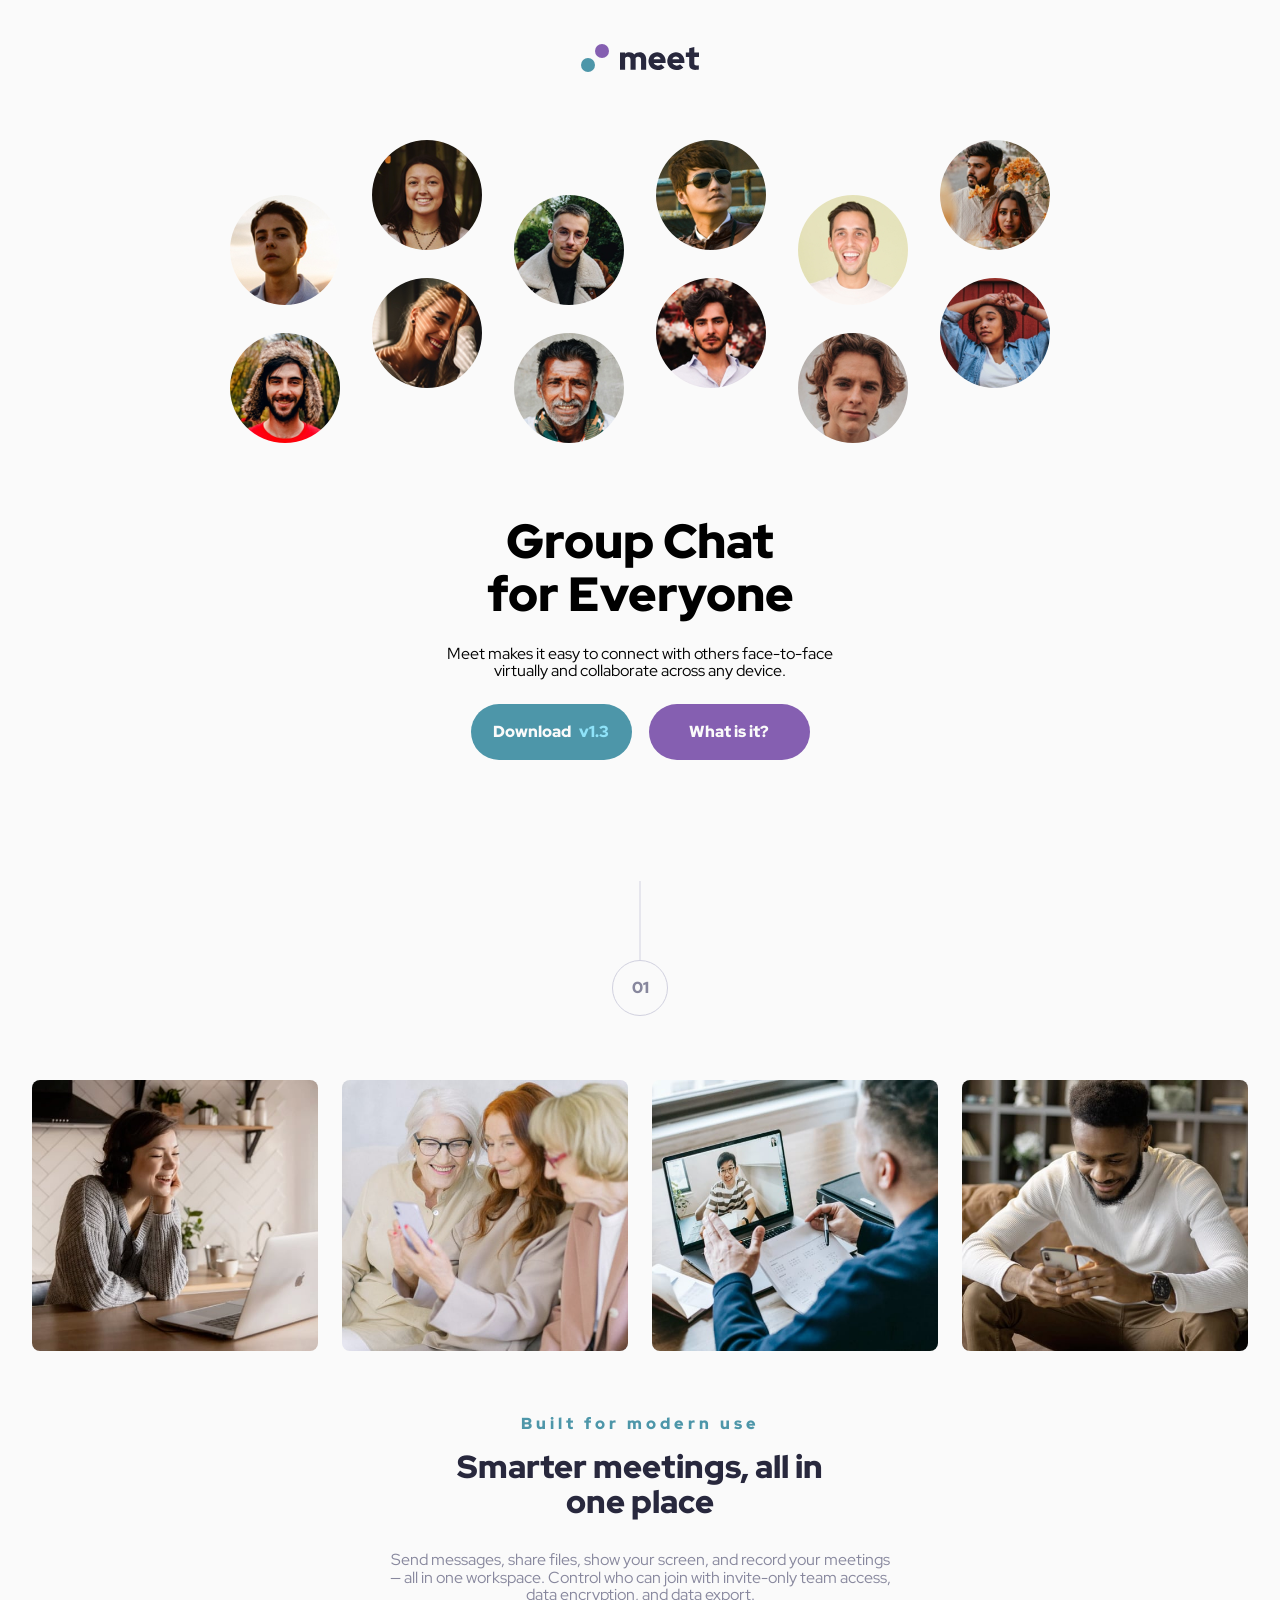
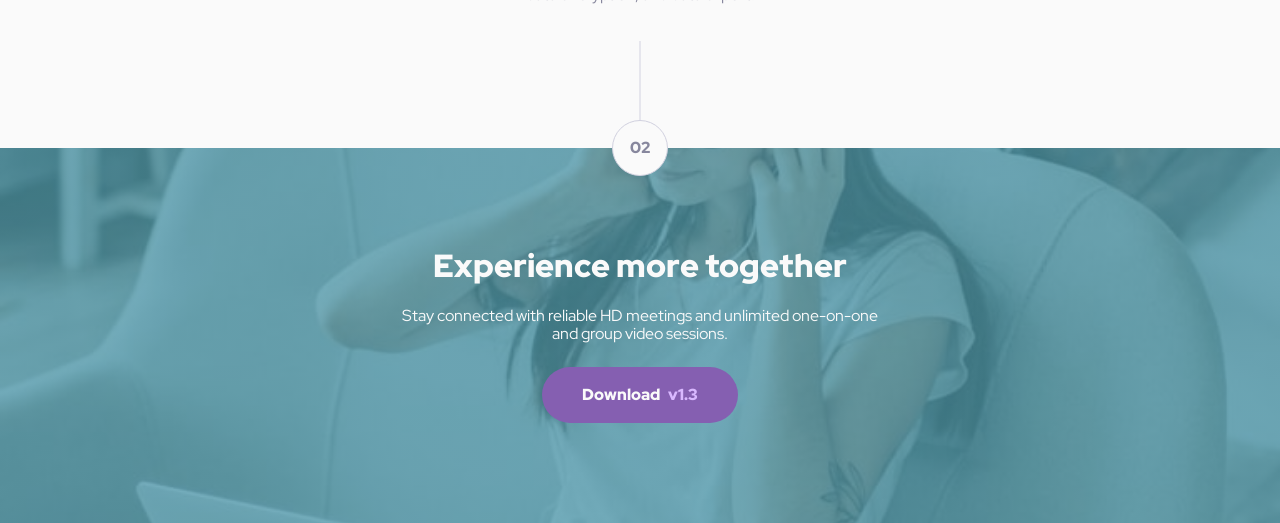
<file: index.html>
<!DOCTYPE html>
<html lang="en">
<head>
  <meta charset="UTF-8">
  <meta name="viewport" content="width=device-width, initial-scale=1.0">

  <link rel="icon" type="image/png" sizes="32x32" href="./starter-code/assets/favicon-32x32.png">
  <link rel="stylesheet" href="./style.css">

  <!-- Red Hat Display Font -->
  <link rel="preconnect" href="https://fonts.googleapis.com">
  <link rel="preconnect" href="https://fonts.gstatic.com" crossorigin>
  <link href="https://fonts.googleapis.com/css2?family=Red+Hat+Display:ital,wght@0,300..900;1,300..900&display=swap" rel="stylesheet">


  <title>Frontend Mentor | Meet landing page</title>
</head>
<body>

  <header class="site-header">
    <a href="https://www.zoom.com/" class="site-header__logo">
      <img src="./starter-code/assets/logo.svg" alt="Meet">
    </a>
  </header>
    
  <main>
     
    <section class="hero" aria-labelledby="hero-title"> 
      <img src="./starter-code/assets/desktop/image-hero-left.png" alt="" class="hero__image--left"> 
      <img src="./starter-code/assets/tablet/image-hero.png" alt="" class="hero__image--combined">
      <div class="hero__content">
        <h1 id="hero-title">
          <span>Group Chat</span>
          <span>for Everyone</span>
        </h1>
        <p class="description hero__description">
          Meet makes it easy to connect with others face-to-face virtually and collaborate across any device.
        </p>
        <div class="hero__actions">
          <a href="https://zoom.us/download?os=win" class="button button--primary ">
            Download <span>v1.3</span>
          </a>
          <a href="https://www.zoom.com/en/about/" class="button button--secondary">
            What is it?
          </a>
        </div>
      </div>
      <img src="./starter-code/assets/desktop/image-hero-right.png" alt="" class="hero__image--right">  
    </section>    
    
    <section class="features" aria-labelledby="features-title">
      <div class="section-number features__section-number" aria-hidden="true">
        <span>01</span>
      </div>
      <div class="features__gallery">
          <img src="./starter-code/assets/desktop/image-woman-in-videocall.jpg" alt="">
          <img src="./starter-code/assets/desktop/image-women-videochatting.jpg" alt="">
          <img src="./starter-code/assets/desktop/image-men-in-meeting.jpg" alt="">
          <img src="./starter-code/assets/desktop/image-man-texting.jpg" alt="">
      </div>
      <div class="features__content">
        <div class="features__heading-group">
          <p class="features__title-eyebrow">Built for modern use</p>
          <h2 id="features-title">Smarter meetings, all in one place</h2>
        </div>
        <p class="features__description">
          Send messages, share files, show your screen, and record your meetings — all in one 
          workspace. Control who can join with invite-only team access, data encryption, and data export.
        </p>
      </div>
    </section>  
 
  </main>
    <footer class="site-footer">
      <div class="section-number site-footer__section-number" aria-hidden="true">
        <span>02</span>
      </div>
      <div class="site-footer__content">
        <h2 class="site-footer__title">Experience more together</h2>
        <p class="description site-footer__description">Stay connected with reliable HD meetings and unlimited one-on-one and group video sessions.</p>
        <a href="https://zoom.us/download?os=win" class="button button--secondary">
          Download <span>v1.3</span>
        </a>
      </div>
  </footer> 
</body>
</html>
</file>
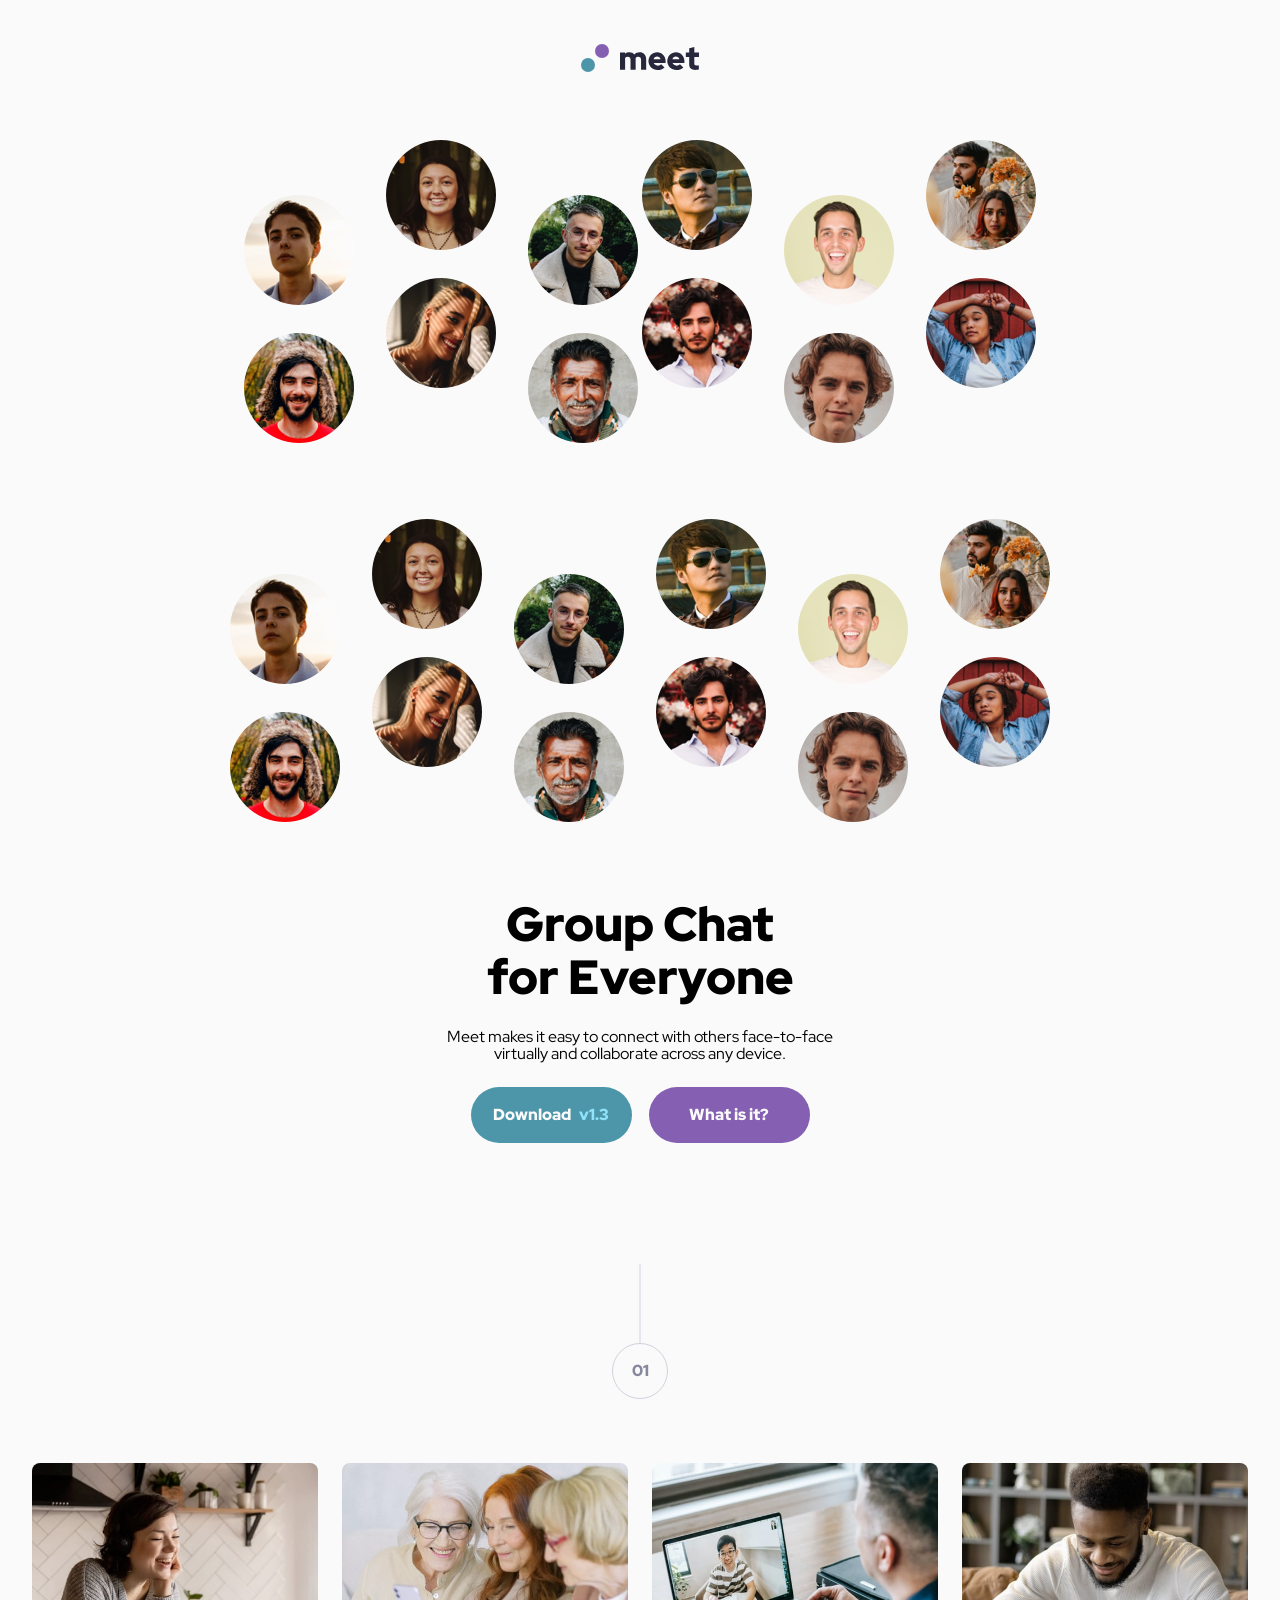
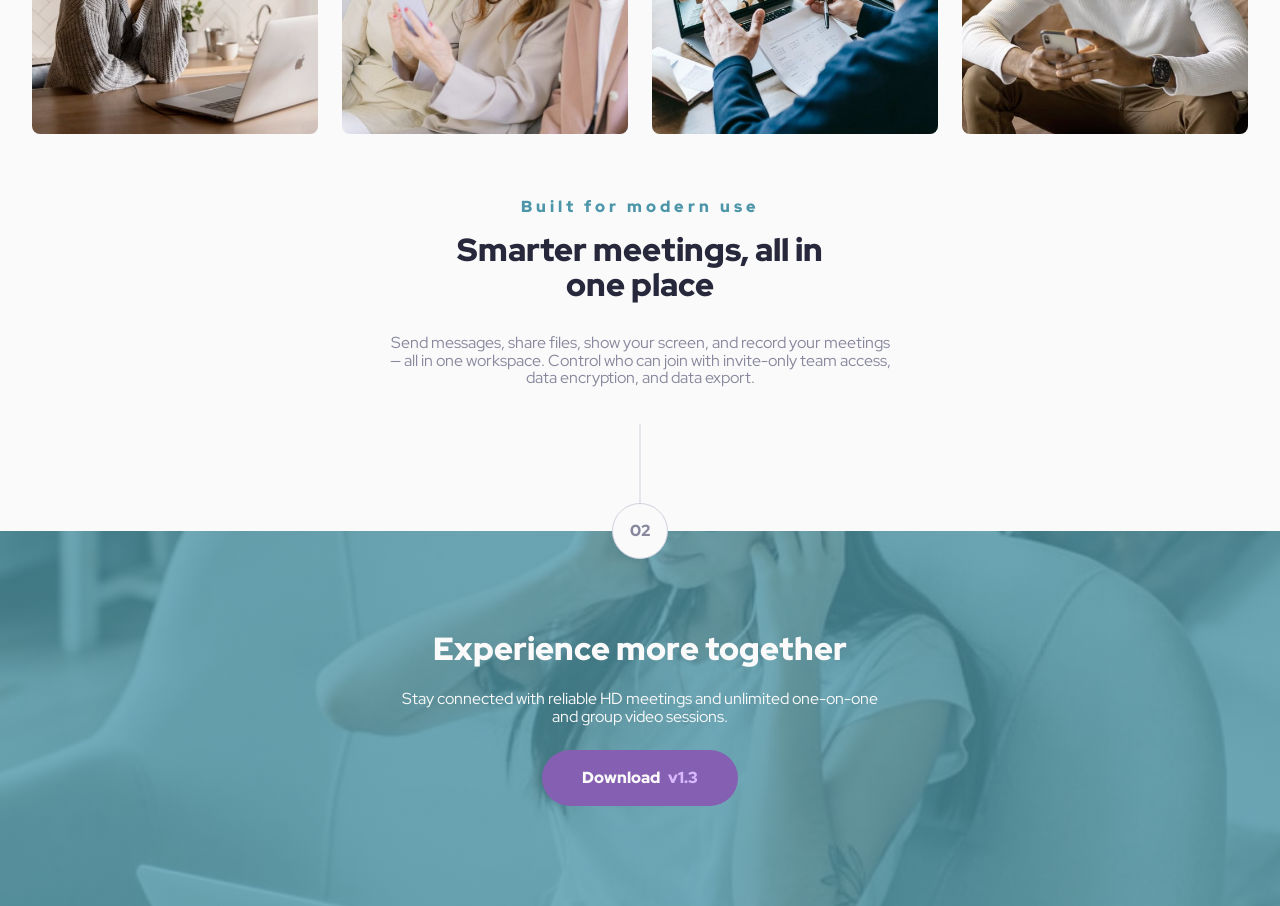
<file: starter-code/index.html>
<!DOCTYPE html>
<html lang="en">
<head>
  <meta charset="UTF-8">
  <meta name="viewport" content="width=device-width, initial-scale=1.0">

  <link rel="icon" type="image/png" sizes="32x32" href="./assets/favicon-32x32.png">
  <link rel="stylesheet" href="../style.css">

  <!-- Red Hat Display Font -->
  <link rel="preconnect" href="https://fonts.googleapis.com">
  <link rel="preconnect" href="https://fonts.gstatic.com" crossorigin>
  <link href="https://fonts.googleapis.com/css2?family=Red+Hat+Display:ital,wght@0,300..900;1,300..900&display=swap" rel="stylesheet">


  <title>Frontend Mentor | Meet landing page</title>
</head>
<body>

  <header class="site-header">
    <a href="https://www.zoom.com/" class="site-header__logo">
      <img src="./assets/logo.svg" alt="Meet">
    </a>
  </header>
    
  <main>
    

    <section class="hero" aria-labelledby="hero-title">
      <div class="hero__gallery hero__gallery-mobile">
        <img src="./assets/desktop/image-hero-left.png" alt="">
        <img src="./assets/desktop/image-hero-right.png" alt="">  
      </div>
      <div class="hero__gallery hero__gallery-tablet">
        <img src="./assets/tablet/image-hero.png" alt="">
      </div>
      <div class="hero__content">
        <h1 id="hero-title">
          <span>Group Chat</span>
          <span>for Everyone</span>
        </h1>
        <p class="description hero__description">
          Meet makes it easy to connect with others face-to-face virtually and collaborate across any device.
        </p>
        <div class="hero__actions">
          <a href="https://zoom.us/download?os=win" class="button button--primary ">
            Download <span>v1.3</span>
          </a>
          <a href="https://www.zoom.com/en/about/" class="button button--secondary">
            What is it?
          </a>
        </div>
      </div>
    </section>    
    
    <section class="features" aria-labelledby="features-title">
      <div class="section-number features__section-number" aria-hidden="true">
        <span>01</span>
      </div>
      <div class="features__gallery">
          <img src="./assets/desktop/image-woman-in-videocall.jpg" alt="">
          <img src="./assets/desktop/image-women-videochatting.jpg" alt="">
          <img src="./assets/desktop/image-men-in-meeting.jpg" alt="">
          <img src="./assets/desktop/image-man-texting.jpg" alt="">
      </div>
      <div class="features__content">
        <div class="features__heading-group">
          <p class="features__title-eyebrow">Built for modern use</p>
          <h2 id="features-title">Smarter meetings, all in one place</h2>
        </div>
        <p class="features__description">
          Send messages, share files, show your screen, and record your meetings — all in one 
          workspace. Control who can join with invite-only team access, data encryption, and data export.
        </p>
      </div>
    </section>  
 
  </main>
    <footer class="site-footer">
      <div class="section-number site-footer__section-number" aria-hidden="true">
        <span>02</span>
      </div>
      <div class="site-footer__content">
        <h2 class="site-footer__title">Experience more together</h2>
        <p class="description site-footer__description">Stay connected with reliable HD meetings and unlimited one-on-one and group video sessions.</p>
        <a href="https://zoom.us/download?os=win" class="button button--secondary">
          Download <span>v1.3</span>
        </a>
      </div>
  </footer> 
</body>
</html>
</file>
<file: style.css>
:root {
  --spacing-50: 0.25rem;
  --spacing-100: 0.5rem;
  --spacing-200: 1rem;
  --spacing-300: 1.5rem;
  --spacing-400: 2rem;
  --spacing-500: 2.5rem;
  --spacing-700: 3.5rem;
  --spacing-800: 4rem;
  --spacing-900: 4.5rem;
  --spacing-1000: 5rem;
  --spacing-1400: 7rem;
}

:root {
  --color-cyan-600: #4D96A9;
  --color-cyan-300: #8FE3F9;
  --color-cyan-hover: #71C0D4;
  --color-purple-600: #855FB1;
  --color-purple-300: #D9B8FF;
  --color-purple-hover: #B18BDD;
  --color-slate-900: #28283D;
  --color-slate-600: #87879D;
  --color-slate-300: #D1D1DF;
  --color-white: #FAFAFA;
}

* {
  margin: 0;
  padding: 0;
  -webkit-box-sizing: border-box;
          box-sizing: border-box;
}

body {
  background: var(--color-white);
  width: 100%;
}

header {
  padding: 48px 80px 0px;
  display: -webkit-box;
  display: -ms-flexbox;
  display: flex;
  height: 76px;
  -webkit-box-pack: center;
      -ms-flex-pack: center;
          justify-content: center;
  -webkit-box-align: end;
      -ms-flex-align: end;
          align-items: end;
}

a {
  text-decoration: none;
}

.button {
  font-family: "Red Hat Display", sans-serif;
  font-size: 1rem;
  line-height: 1.5;
  letter-spacing: 0;
  font-weight: 900;
  padding: var(--spacing-200) var(--spacing-500);
  border-radius: 29px;
  display: -webkit-box;
  display: -ms-flexbox;
  display: flex;
  gap: 8px;
}
.button--primary {
  color: var(--color-white);
  background: var(--color-cyan-600);
}
.button--secondary {
  color: var(--color-white);
  background: var(--color-purple-600);
}

.hero {
  display: -webkit-box;
  display: -ms-flexbox;
  display: flex;
  -webkit-box-orient: vertical;
  -webkit-box-direction: normal;
      -ms-flex-direction: column;
          flex-direction: column;
  -webkit-box-pack: center;
      -ms-flex-pack: center;
          justify-content: center;
  -webkit-box-align: center;
      -ms-flex-align: center;
          align-items: center;
  gap: 48px;
  overflow: hidden;
  padding-top: 64px;
  padding-bottom: 32px;
}
.hero__image--combined {
  max-width: 100%;
  display: block;
}
.hero__image--left, .hero__image--right {
  display: none;
}
@media (min-width: 48rem) {
  .hero {
    gap: 72px;
    padding: 64px 0;
  }
}
@media (min-width: 90rem) {
  .hero {
    display: -ms-grid;
    display: grid;
    -ms-grid-columns: 1fr 72px 1fr 72px 1fr;
    grid-template-columns: repeat(3, 1fr);
        grid-template-areas: "img_left hero_content img_right";
    gap: 72px;
    padding-bottom: 64px;
  }
  .hero__image--combined {
    display: none;
  }
  .hero__image--left {
    display: block;
    grid-area: img_left;
  }
  .hero__image--right {
    display: block;
    grid-area: img_right;
    margin-top: 57px;
  }
}
.hero__content {
  display: -webkit-box;
  display: -ms-flexbox;
  display: flex;
  -webkit-box-orient: vertical;
  -webkit-box-direction: normal;
      -ms-flex-direction: column;
          flex-direction: column;
  -webkit-box-align: center;
      -ms-flex-align: center;
          align-items: center;
  -webkit-box-pack: center;
      -ms-flex-pack: center;
          justify-content: center;
  gap: 24px;
  padding: 0px 32px;
  text-align: center;
}
@media (min-width: 90rem) {
  .hero__content {
    grid-area: hero_content;
  }
}
@media (min-width: 90rem) {
  .hero__image--left {
    -ms-grid-row: 1;
    -ms-grid-column: 1;
  }
  .hero__image--right {
    -ms-grid-row: 1;
    -ms-grid-column: 5;
  }
  .hero__content {
    -ms-grid-row: 1;
    -ms-grid-column: 3;
  }
}
.hero__content #hero-title {
  font-family: "Red Hat Display", sans-serif;
  font-size: 2.5rem;
  line-height: 1.1;
  letter-spacing: 0;
  font-weight: 900;
  display: -webkit-box;
  display: -ms-flexbox;
  display: flex;
  -webkit-box-orient: vertical;
  -webkit-box-direction: normal;
      -ms-flex-direction: column;
          flex-direction: column;
}
@media (min-width: 48rem) {
  .hero__content #hero-title {
    font-family: "Red Hat Display", sans-serif;
    font-size: 3rem;
    line-height: 1.1;
    letter-spacing: 0;
    font-weight: 900;
  }
}
.hero__description {
  font-family: "Red Hat Display", sans-serif;
  font-size: 1rem;
  line-height: 1.1;
  letter-spacing: 0;
  font-weight: medium;
  width: min(100%, 36ch);
}
.hero__actions {
  display: -webkit-box;
  display: -ms-flexbox;
  display: flex;
  -webkit-box-orient: vertical;
  -webkit-box-direction: normal;
      -ms-flex-direction: column;
          flex-direction: column;
  -webkit-box-align: center;
      -ms-flex-align: center;
          align-items: center;
  gap: var(--spacing-200);
}
@media (min-width: 48rem) {
  .hero__actions {
    gap: 17px;
    -webkit-box-orient: horizontal;
    -webkit-box-direction: normal;
        -ms-flex-direction: row;
            flex-direction: row;
  }
}
.hero__actions .button--primary span {
  color: var(--color-cyan-300);
}
.hero__actions .button--primary:hover {
  background: var(--color-cyan-hover);
}
.hero__actions .button--secondary:hover {
  background: var(--color-purple-hover);
}
.hero__actions .button {
  width: 161px;
  -webkit-box-pack: center;
      -ms-flex-pack: center;
          justify-content: center;
}

.section-number {
  font-family: "Red Hat Display", sans-serif;
  font-size: 1rem;
  line-height: 1.5;
  letter-spacing: 0;
  font-weight: 900;
  color: var(--color-slate-600);
  width: 56px;
  height: 56px;
  -ms-flex-negative: 0;
      flex-shrink: 0;
  border: 1px solid var(--color-slate-300);
  border-radius: 50%;
  display: -webkit-box;
  display: -ms-flexbox;
  display: flex;
  -webkit-box-pack: center;
      -ms-flex-pack: center;
          justify-content: center;
  -webkit-box-align: center;
      -ms-flex-align: center;
          align-items: center;
  position: relative;
}
.section-number::before {
  content: "";
  position: absolute;
  width: 1px;
  height: 80px;
  background: var(--color-slate-300);
  bottom: 100%;
  left: 50%;
  -webkit-transform: translateX(-50%);
          transform: translateX(-50%);
}

.features {
  padding: 112px 32px 144px;
  display: -webkit-box;
  display: -ms-flexbox;
  display: flex;
  -webkit-box-orient: vertical;
  -webkit-box-direction: normal;
      -ms-flex-direction: column;
          flex-direction: column;
  -webkit-box-align: center;
      -ms-flex-align: center;
          align-items: center;
  gap: 64px;
}
@media (min-width: 48rem) {
  .features {
    padding-top: 136px;
  }
}
.features__gallery {
  display: -ms-grid;
  display: grid;
  -ms-grid-columns: minmax(0, 1fr) 16px minmax(0, 1fr);
  grid-template-columns: repeat(2, minmax(0, 1fr));
  gap: 16px;
  width: 100%;
}
@media (min-width: 48rem) {
  .features__gallery {
    -ms-grid-columns: 1fr 24px 1fr 24px 1fr 24px 1fr;
    grid-template-columns: repeat(4, 1fr);
    gap: 24px;
  }
}
.features__gallery img {
  display: block;
  width: 100%;
  height: auto;
  border-radius: 8px;
}
.features__content {
  display: -webkit-box;
  display: -ms-flexbox;
  display: flex;
  -webkit-box-orient: vertical;
  -webkit-box-direction: normal;
      -ms-flex-direction: column;
          flex-direction: column;
  -webkit-box-align: center;
      -ms-flex-align: center;
          align-items: center;
  gap: 32px;
  text-align: center;
}
@media (min-width: 48rem) {
  .features__content {
    width: 504px;
  }
}
.features__heading-group {
  display: -webkit-box;
  display: -ms-flexbox;
  display: flex;
  -webkit-box-orient: vertical;
  -webkit-box-direction: normal;
      -ms-flex-direction: column;
          flex-direction: column;
  -webkit-box-align: center;
      -ms-flex-align: center;
          align-items: center;
  gap: 16px;
}
@media (min-width: 48rem) {
  .features__heading-group {
    width: 404px;
  }
}
.features__title-eyebrow {
  font-family: "Red Hat Display", sans-serif;
  font-size: 1rem;
  line-height: 1.1;
  letter-spacing: 0.25rem;
  font-weight: 900;
  color: var(--color-cyan-600);
}
.features #features-title {
  font-family: "Red Hat Display", sans-serif;
  font-size: 2rem;
  line-height: 1.1;
  letter-spacing: 0;
  font-weight: 900;
  color: var(--color-slate-900);
}
.features__description {
  font-family: "Red Hat Display", sans-serif;
  font-size: 1rem;
  line-height: 1.1;
  letter-spacing: 0;
  font-weight: medium;
  color: var(--color-slate-600);
}

.site-footer {
  text-align: center;
  background-image: -webkit-gradient(linear, left top, left bottom, from(rgba(77, 151, 169, 0.768627451))), url("./starter-code/assets/mobile/image-footer.jpg");
  background-image: linear-gradient(rgba(77, 151, 169, 0.768627451)), url("./starter-code/assets/mobile/image-footer.jpg");
  background-size: cover;
  background-position: center;
  background-repeat: no-repeat;
  color: var(--color-white);
  height: 375px;
  display: -webkit-box;
  display: -ms-flexbox;
  display: flex;
  -webkit-box-orient: vertical;
  -webkit-box-direction: normal;
      -ms-flex-direction: column;
          flex-direction: column;
  -webkit-box-align: center;
      -ms-flex-align: center;
          align-items: center;
  position: relative;
}
@media (min-width: 48rem) {
  .site-footer {
    background-image: -webkit-gradient(linear, left top, left bottom, from(rgba(77, 151, 169, 0.768627451))), url("./starter-code/assets/tablet/image-footer.jpg");
    background-image: linear-gradient(rgba(77, 151, 169, 0.768627451)), url("./starter-code/assets/tablet/image-footer.jpg");
  }
}
@media (min-width: 90rem) {
  .site-footer {
    background-image: -webkit-gradient(linear, left top, left bottom, from(rgba(77, 151, 169, 0.768627451))), url("./starter-code/assets/desktop/image-footer.jpg");
    background-image: linear-gradient(rgba(77, 151, 169, 0.768627451)), url("./starter-code/assets/desktop/image-footer.jpg");
  }
}
.site-footer__section-number {
  position: absolute;
  top: -28px;
  left: 50%;
  -webkit-transform: translateX(-50%);
          transform: translateX(-50%);
  background: var(--color-white);
}
.site-footer__title {
  font-family: "Red Hat Display", sans-serif;
  font-size: 2rem;
  line-height: 1.1;
  letter-spacing: 0;
  font-weight: 900;
}
.site-footer__description {
  font-family: "Red Hat Display", sans-serif;
  font-size: 1rem;
  line-height: 1.1;
  letter-spacing: 0;
  font-weight: medium;
}
@media (min-width: 48rem) {
  .site-footer__description {
    width: 504px;
  }
}
.site-footer__content {
  display: -webkit-box;
  display: -ms-flexbox;
  display: flex;
  -webkit-box-orient: vertical;
  -webkit-box-direction: normal;
      -ms-flex-direction: column;
          flex-direction: column;
  -webkit-box-pack: center;
      -ms-flex-pack: center;
          justify-content: center;
  -webkit-box-align: center;
      -ms-flex-align: center;
          align-items: center;
  gap: 24px;
  padding: 64px 32px;
  height: 100%;
}
.site-footer__content .button--secondary span {
  color: var(--color-purple-300);
}
.site-footer__content .button--secondary:hover {
  background: var(--color-purple-hover);
}
@media (min-width: 90rem) {
  .site-footer__content {
    -webkit-box-orient: horizontal;
    -webkit-box-direction: normal;
        -ms-flex-direction: row;
            flex-direction: row;
    padding: 112px 80px;
    width: 100%;
    -webkit-box-pack: space-evenly;
        -ms-flex-pack: space-evenly;
            justify-content: space-evenly;
  }
  .site-footer__content .site-footer__title {
    width: 17ch;
    text-align: start;
  }
  .site-footer__content .site-footer__description {
    width: 30ch;
    text-align: start;
  }
}
</file>
